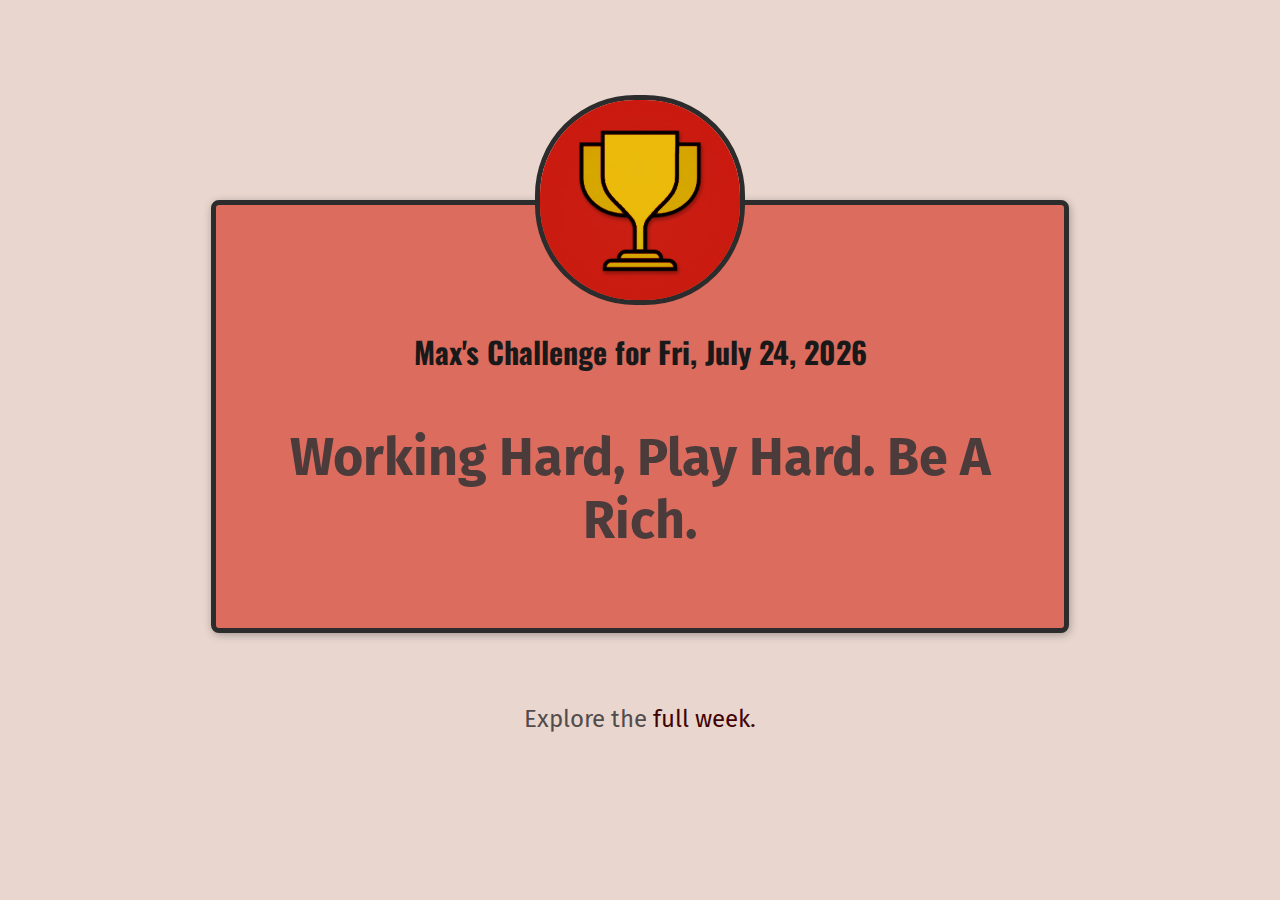
<file: index.html>
<!DOCTYPE html>
<html lang="en">
  <head>
    <link href="styles/shared.css" rel="stylesheet" />
    <link href="styles/daily-challenge.css" rel="stylesheet" />
    <link rel="preconnect" href="https://fonts.googleapis.com" />
    <link rel="preconnect" href="https://fonts.gstatic.com" crossorigin />
    <link
      href="https://fonts.googleapis.com/css2?family=Fira+Sans&family=Oswald:wght@200;700&display=swap"
      rel="stylesheet"
    />
    <link rel="icon" href="images/favicon.ico" type="image/x-icon">
    <title>My Daily Challenge</title>
  </head>
  <body>
    <main>
      <img src="images/challenges-trophy.jpg " alt="A trophy" />
      <h1>Max' Challenge for </h1>
      <div class="date-container">
        <p id="date"></p>
      </div>
      <p id="todays-challenge">
        Working Hard, Play Hard. Be A Rich.
      </p>
    </main>
    <footer>
      <p>
        Explore the
        <a href="full-week.html" target="_blank">full week.</a>
      </p>
    </footer>
    <script src="script.js"></script>
  </body>
</html>
</file>
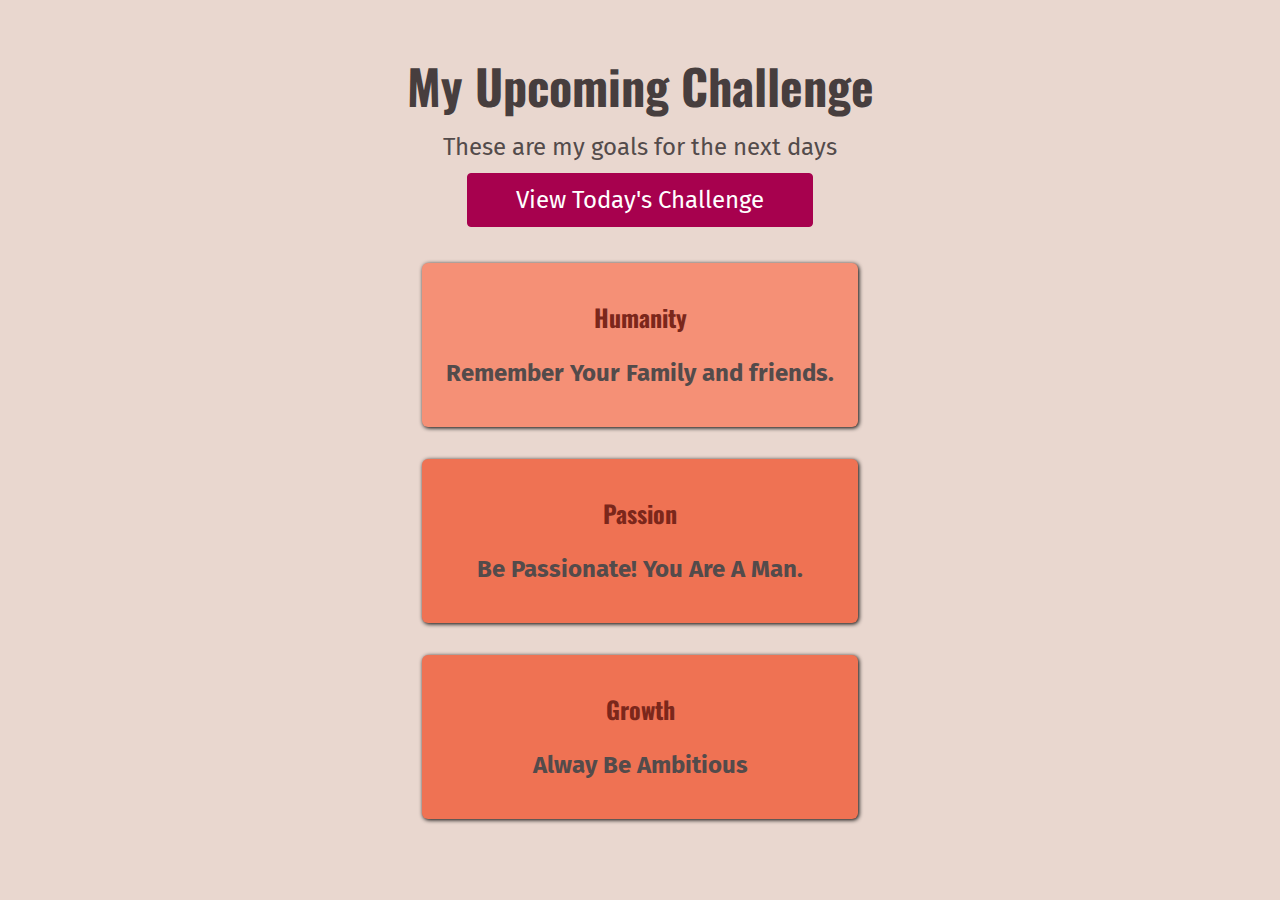
<file: full-week.html>
<!DOCTYPE html>
<html lang="en">
  <head>
    <meta charset="UTF-8" />
    <meta name="viewport" content="width=device-width, initial-scale=1.0" />
    <title>My Upcoming Challenges</title>
    <link href="styles/shared.css" rel="stylesheet" />
    <link href="styles/full-week.css" rel="stylesheet" />
    <link rel="preconnect" href="https://fonts.googleapis.com" />
    <link rel="preconnect" href="https://fonts.gstatic.com" crossorigin />
    <link
      href="https://fonts.googleapis.com/css2?family=Fira+Sans&family=Oswald:wght@200;700&display=swap"
      rel="stylesheet"
    />
    <link rel="icon" href="images/favicon.ico" type="image/x-icon"> 
  </head>
  <body>
    <header>
      <h1>My Upcoming Challenge</h1>
      <p id="description">These are my goals for the next days</p>
      <a href="index.html">View Today's Challenge</a>
        
    </header>
    <main>
      <ol>
        <li>
          <h2>Humanity</h2>
          <p>Remember Your Family and friends.</p>
        </li>
        <li class="highlight_goal">
          <h2>Passion</h2>
          <p>Be Passionate! You Are A Man.</p>
        </li>
        <li class="highlight_goal">
          <h2>Growth</h2>
          <p class="daily_goal">Alway Be Ambitious</p>
        </li>
      </ol>
    </main>
  </body>
</html>
</file>
<file: styles/shared.css>
body {
  text-align: center;
  background-color:  rgb(233, 215, 207);
  color: rgb(83, 75, 75);
  margin: 50px;
}

h1 {
  font-family: "Oswald", sans-serif;
}


a {
  font-family: "Fira Sans", sans-serif;
  text-decoration: none;
  color: rgb(167, 1, 78);
}

a:hover
  {text-decoration: underline;

  }


  p {
  font-family: "Fira sans";
  font-size: 24px;
}
</file>
<file: styles/daily-challenge.css>
body {
  text-align: center;
}


/* daily-challenge.css */
.date-container {
  font-family: "Fira Sans", sans-serif;
  font-size: 20px;
  color: rgb(66, 2, 2);
  margin-top: 10px;
}



main {
  width: 800px;
  margin: 200px auto 72px auto;
  background-color: rgb(219, 108, 94);
  padding: 24px;
  border: 5px solid rgb(44, 44, 44);
  border-radius: 8px;
  box-shadow: 1px 2px 8px rgba(0, 0, 0, 0.3)

}


h1 {
  font-family: "Oswald";  
  color: black;

}

p {
 
  font-family: "Fira Sans";  
  color: #534b4b
}

#date {
  display: none;  
}

a {
  color: rgb(167,7,74);
  text-decoration: none;
}

a:hover {
  text-decoration: underline;

}

#todays-challenge {

  color: rgb(75, 59, 59);
  font-weight: bold;
  font-size: 52px
}

img {
  width: 200px;
  height: 200px;
  border-radius: 100px;
  border: 5px solid rgb(44, 44, 44);
  margin-top: -134px;
}

h1 {
  font-size: 30px;
  color: rgb(25, 25, 25);

  
}

a {
color: rgb(66, 2, 2);

}

span {
color: rgb(66, 2, 2);

}
</file>
<file: styles/full-week.css>
hearder {
  margin-bottom: 64px;
}


header p {
  margin-bottom: 36px;
}

h1 {
  font-size: 48px;
  color: rgb(71, 62, 62);
  margin: 0px;
}

#description {
  margin: 12px;
}


a {
  padding: 12px 48px;
  background-color: rgb(167, 1 ,78);
  color: white;   
  border-radius: 4px;
  font-size: 24px;
  border: 1px solid rgb(167, 1, 78);
  display: inline-block;

}

a:hover{
  background-color: rgb(180 ,12 ,90);
  text-decoration: none;
}


ol {
  list-style: none;
  width: 500px;
  margin: 36px auto 0 auto;
  padding: 0 
}

li {
  padding : 16px;
  box-shadow: 1px 1px 4px rgba(0, 0, 0, 1);
  background-color: rgb(245, 144, 118);
  font-weight: bold;
  border-radius: 6px;
  margin: 32px
}

h2 {
  color: rgb(123, 39, 27);
  font-family: "Oswald", sans-serif;

}

/* main p {
  margin: 12px;
  color: rgb(71, 29, 22);
} */

.highlight_goal {
  
  background-color: rgb(239, 114, 83);
}
</file>
